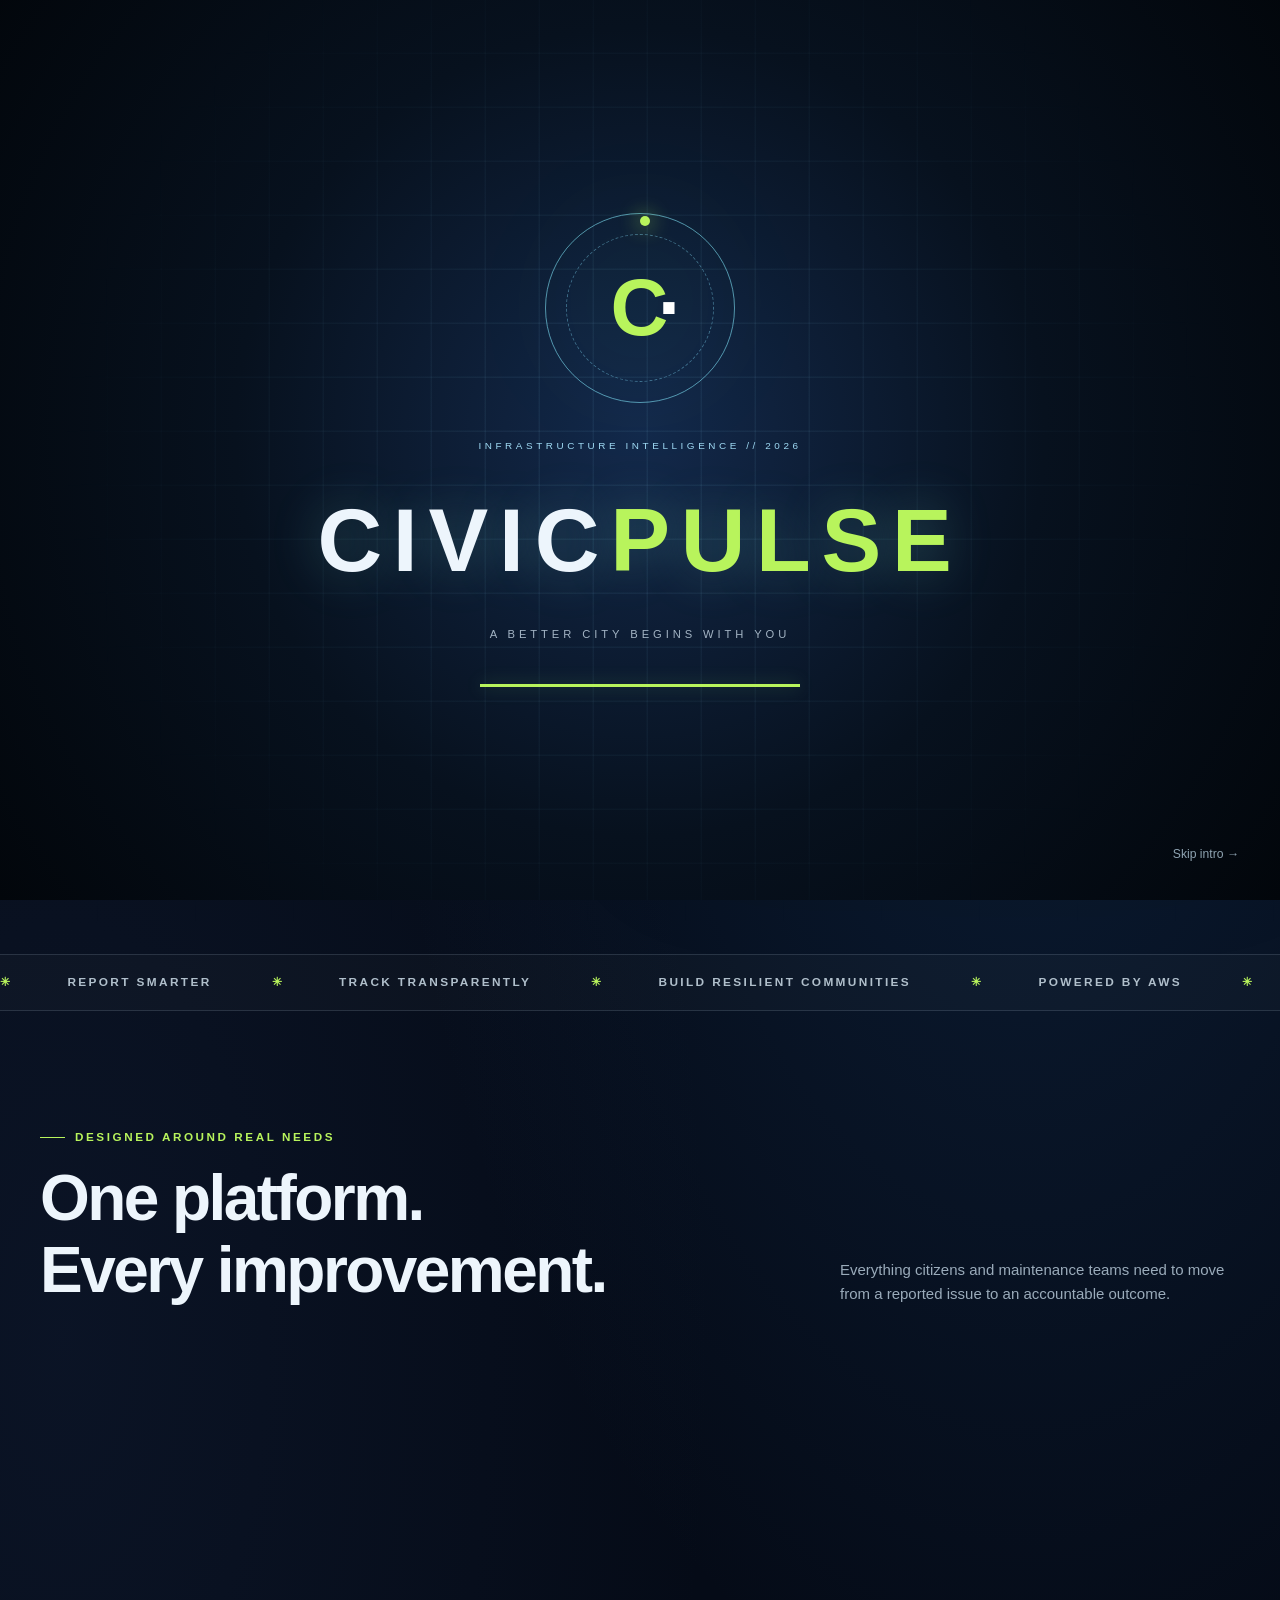
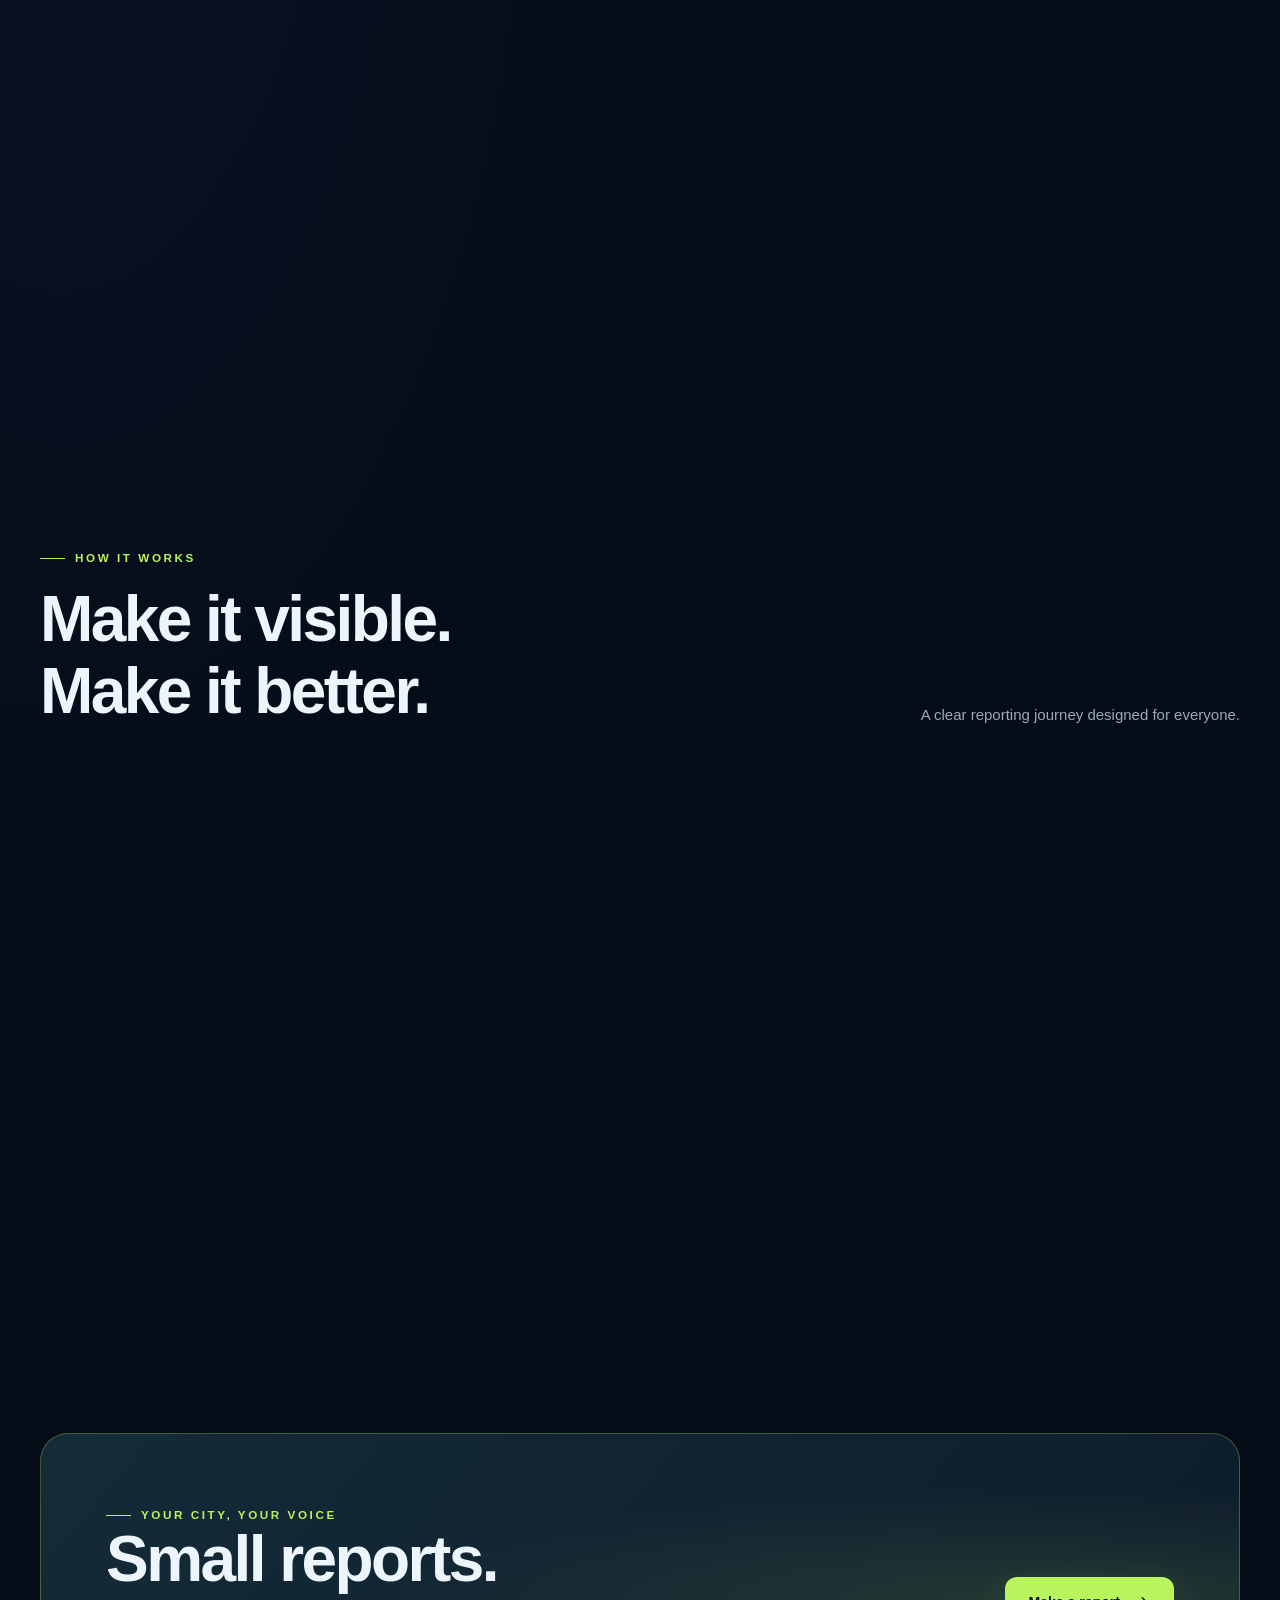
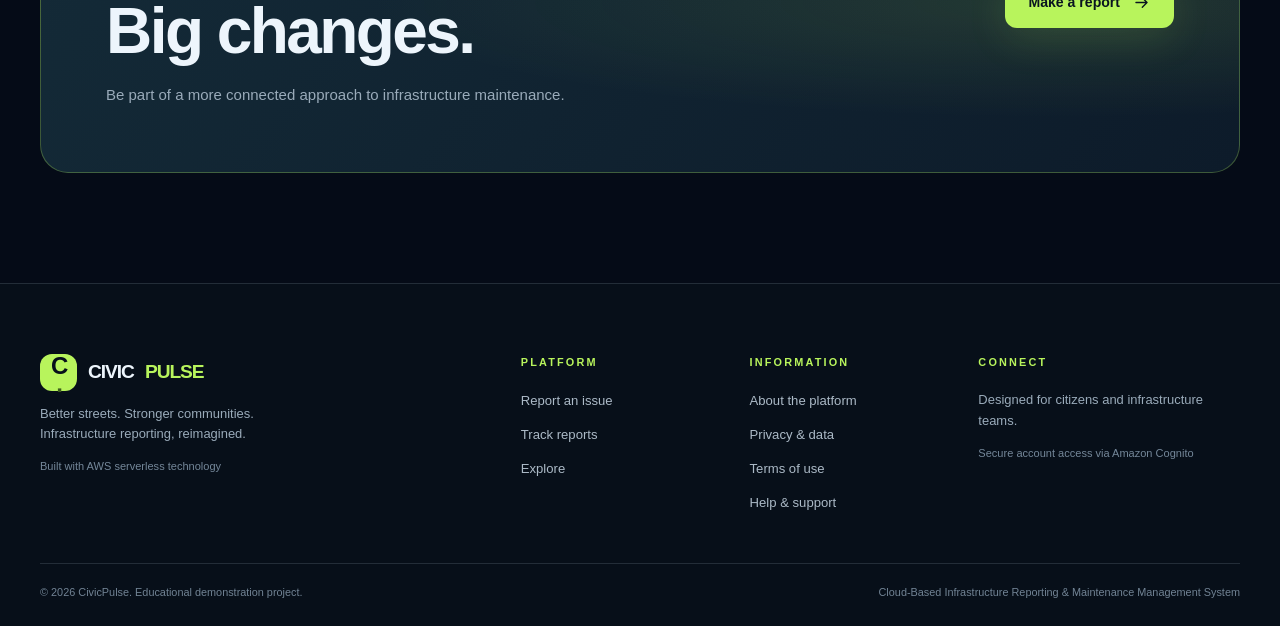
<file: website/index.html>
<!doctype html>
<html lang="en">
<head>
  <meta charset="UTF-8"><meta name="viewport" content="width=device-width, initial-scale=1.0">
  <meta name="theme-color" content="#08111d"><meta name="description" content="CivicPulse — a modern infrastructure reporting and maintenance platform. Report issues, track progress and build better neighbourhoods.">
  <meta http-equiv="Content-Security-Policy" content="default-src 'self'; script-src 'self'; style-src 'self'; img-src 'self' data: blob: https:; connect-src 'self' https://*.amazonaws.com https://*.amazonaws.com.cn; font-src 'self' data:; object-src 'none'; base-uri 'self'; form-action 'self'">
  <title>CivicPulse — Make your city better</title>
  <link rel="manifest" href="manifest.webmanifest">
  <link rel="icon" href="assets/favicon.svg" type="image/svg+xml">
  <link rel="stylesheet" href="assets/css/styles.css">
  <script src="assets/js/config.js" defer></script>
  <script src="assets/js/icons.js" defer></script>
  <script src="assets/js/auth.js" defer></script>
  <script src="assets/js/api.js" defer></script>
  <script src="assets/js/utils.js" defer></script>
  <script src="assets/js/content.js" defer></script>
  <script src="assets/js/sections.js" defer></script>
  <script src="assets/js/auth-ui.js" defer></script>
  <script src="assets/js/reports-ui.js" defer></script>
  <script src="assets/js/motion.js" defer></script>
  <script src="assets/js/cinematic.js" defer></script>
  <script src="assets/js/app.js" defer></script>
</head>
<body>
  <a class="skip-link" href="#main">Skip to content</a>
  <div id="intro" class="intro" aria-label="Loading CivicPulse">
    <div class="intro-core"><div class="intro-orbit"></div><div class="intro-mark">C<span>·</span></div></div>
    <div class="intro-kicker">INFRASTRUCTURE INTELLIGENCE // 2026</div><div class="intro-word">CIVIC<span>PULSE</span></div><div class="intro-sub">A BETTER CITY BEGINS WITH YOU</div>
    <div class="intro-progress"><span></span></div><button class="intro-skip" id="skipIntro">Skip intro →</button>
  </div>
  <div class="ambient-orbs" aria-hidden="true"><span></span><span></span><span></span></div><div class="noise" aria-hidden="true"></div><div class="cursor-glow" id="cursorGlow" aria-hidden="true"></div>
  <header class="site-header" id="header"><div class="header-inner">
    <a href="#home" class="brand" data-nav="home" aria-label="CivicPulse home"><span class="brand-mark">C<span>·</span></span><span>CIVIC<span class="brand-accent">PULSE</span></span></a>
    <nav class="desktop-nav" aria-label="Main navigation"><a href="#home" data-nav="home">Home</a><a href="#explore" data-nav="explore">Explore</a><a href="#report" data-nav="report">Report an issue</a><a href="#dashboard" data-nav="dashboard">My dashboard</a><a href="#about" data-nav="about">About</a><a href="#staff" data-nav="staff" hidden>Staff</a></nav>
    <div class="header-actions"><span class="live-pill"><i></i> SYSTEM LIVE</span><button class="btn btn-ghost btn-sm" id="loginBtn">Sign in</button><button class="btn btn-primary btn-sm" id="joinBtn">Get started <span>↗</span></button><button class="icon-btn mobile-menu-btn" id="menuBtn" aria-label="Toggle menu" aria-expanded="false"><span data-icon="menu"></span></button></div>
  </div><nav class="mobile-nav" id="mobileNav" aria-label="Mobile navigation"><a href="#home" data-nav="home">Home</a><a href="#explore" data-nav="explore">Explore</a><a href="#report" data-nav="report">Report an issue</a><a href="#dashboard" data-nav="dashboard">My dashboard</a><a href="#staff" data-nav="staff" hidden>Staff workspace</a><a href="#about" data-nav="about">About</a><a href="#staff" data-nav="staff" hidden>Staff</a></nav></header>
  <main id="main" tabindex="-1"><div id="view"></div></main>
  <footer class="footer"><div class="container footer-grid"><div><a href="#home" class="brand footer-brand" data-nav="home"><span class="brand-mark">C<span>·</span></span> CIVIC<span class="brand-accent">PULSE</span></a><p>Better streets. Stronger communities.<br>Infrastructure reporting, reimagined.</p><span class="footer-tag">Built with AWS serverless technology</span></div><div><strong>PLATFORM</strong><a href="#report">Report an issue</a><a href="#dashboard">Track reports</a><a href="#explore">Explore</a></div><div><strong>INFORMATION</strong><a href="#about">About the platform</a><a href="#privacy">Privacy & data</a><a href="#terms">Terms of use</a><a href="#help">Help & support</a></div><div><strong>CONNECT</strong><p>Designed for citizens and infrastructure teams.</p><span class="footer-tag">Secure account access via Amazon Cognito</span></div></div><div class="container footer-bottom"><span>© <span id="year"></span> CivicPulse. Educational demonstration project.</span><span>Cloud-Based Infrastructure Reporting & Maintenance Management System</span></div></footer>
  <div id="modalRoot"></div><div id="toastRoot" class="toast-root" role="status" aria-live="polite"></div>
</body></html>
</file>
<file: website/assets/css/styles.css>
:root{--bg:#08111d;--bg2:#0e1b2a;--surface:#122236;--surface2:#192b3f;--line:rgba(203,225,244,.14);--ink:#edf5fc;--muted:#9aabba;--lime:#b8f45c;--lime2:#dcffa2;--blue:#78baff;--red:#ff817a;--radius:20px;--ease:cubic-bezier(.22,1,.36,1)}*{box-sizing:border-box}html{scroll-behavior:smooth}body{margin:0;background:var(--bg);color:var(--ink);font:15px/1.6 'Segoe UI',Inter,Arial,sans-serif;overflow-x:hidden}body.modal-open{overflow:hidden}a{color:inherit;text-decoration:none}button,input,textarea,select{font:inherit}button{cursor:pointer}button:disabled{opacity:.55;cursor:not-allowed}::selection{background:var(--lime);color:#0a1820}:focus-visible{outline:2px solid var(--lime);outline-offset:4px}img{max-width:100%;display:block}h1,h2,h3,h4,p{margin:0}h1,h2,h3,h4{line-height:1.12;letter-spacing:-.04em}h1{font-size:clamp(3.6rem,8.5vw,8.6rem);font-weight:780}h2{font-size:clamp(2.3rem,5vw,4.7rem)}h3{font-size:1.28rem}p{color:var(--muted)}.container{width:min(1200px,calc(100% - 48px));margin:auto}.skip-link{position:absolute;top:-80px;left:16px;background:var(--lime);color:#08111d;padding:10px;z-index:9999}.skip-link:focus{top:12px}.noise{position:fixed;inset:0;z-index:9;pointer-events:none;opacity:.08;background-image:url("data:image/svg+xml,%3Csvg viewBox='0 0 180 180' xmlns='http://www.w3.org/2000/svg'%3E%3Cfilter id='n'%3E%3CfeTurbulence type='fractalNoise' baseFrequency='.85' numOctaves='3' stitchTiles='stitch'/%3E%3C/filter%3E%3Crect width='100%25' height='100%25' filter='url(%23n)' opacity='.28'/%3E%3C/svg%3E")}.cursor-glow{position:fixed;width:520px;height:520px;border-radius:50%;background:radial-gradient(circle,rgba(173,244,89,.07),transparent 68%);pointer-events:none;z-index:0;transform:translate(-50%,-50%);transition:transform .13s linear}.site-header{position:sticky;top:0;z-index:20;background:rgba(8,17,29,.78);border-bottom:1px solid var(--line);backdrop-filter:blur(22px)}.header-inner{max-width:1340px;margin:auto;padding:0 34px;height:82px;display:flex;align-items:center;gap:32px}.brand{display:inline-flex;align-items:center;gap:11px;font-weight:900;letter-spacing:-.055em;font-size:1.2rem;white-space:nowrap}.brand-mark{display:inline-grid;place-items:center;width:37px;height:37px;background:var(--lime);color:#07101b;border-radius:12px;font-size:1.5rem;letter-spacing:-.1em;line-height:1}.brand-mark span{color:#3d5b1d}.brand-accent{color:var(--lime)}.desktop-nav{display:flex;gap:26px;margin:auto;font-size:.84rem;font-weight:600}.desktop-nav a{color:#a6b5c4;transition:color .2s}.desktop-nav a:hover,.desktop-nav a.active{color:var(--lime)}.header-actions{display:flex;align-items:center;gap:11px}.live-pill{white-space:nowrap;color:#b9c6d1;font-size:.66rem;letter-spacing:.14em;font-weight:800}.live-pill i{display:inline-block;width:7px;height:7px;background:var(--lime);border-radius:50%;box-shadow:0 0 14px var(--lime);margin-right:7px;animation:pulse 2s infinite}.btn{border:1px solid transparent;display:inline-flex;align-items:center;justify-content:center;gap:12px;min-height:51px;padding:13px 22px;border-radius:12px;font-size:.88rem;font-weight:800;transition:transform .3s var(--ease),background .3s,border-color .3s,box-shadow .3s;white-space:nowrap}.btn:hover:not(:disabled){transform:translateY(-3px)}.btn-primary{background:var(--lime);color:#091420;box-shadow:0 12px 40px rgba(184,244,92,.12)}.btn-primary:hover{background:#d2ff91;box-shadow:0 15px 45px rgba(184,244,92,.24)}.btn-ghost{color:var(--ink);background:rgba(255,255,255,.035);border-color:var(--line)}.btn-ghost:hover{border-color:rgba(184,244,92,.4)}.btn-sm{min-height:39px;padding:8px 14px;font-size:.77rem}.btn-danger{color:#ffb6b1;background:rgba(255,110,100,.1);border-color:rgba(255,110,100,.2)}.btn-block{width:100%}.icon-btn{background:transparent;border:1px solid var(--line);color:var(--ink);border-radius:11px;display:grid;place-items:center;width:40px;height:40px}.mobile-menu-btn,.mobile-nav{display:none}.hero{position:relative;min-height:750px;display:flex;align-items:center;overflow:hidden;padding:95px 0 115px}.hero:before{content:"";position:absolute;inset:0;background:radial-gradient(ellipse at 75% 42%,rgba(75,125,151,.2),transparent 45%),radial-gradient(ellipse at 60% 100%,rgba(164,239,90,.06),transparent 55%);pointer-events:none}.hero-grid{display:grid;grid-template-columns:1.06fr .94fr;align-items:center;gap:25px;position:relative;z-index:1}.eyebrow{display:inline-flex;align-items:center;gap:10px;color:var(--lime);font-size:.73rem;font-weight:800;letter-spacing:.18em;text-transform:uppercase}.eyebrow:before{content:"";height:1px;width:25px;background:var(--lime)}.hero h1{margin:28px 0 24px}.hero h1 .outline{color:transparent;-webkit-text-stroke:1px rgba(232,244,255,.66)}.hero h1 .accent{color:var(--lime)}.hero-desc{max-width:520px;font-size:1.06rem;line-height:1.85}.hero-actions{display:flex;gap:12px;margin-top:33px;flex-wrap:wrap}.hero-meta{display:flex;gap:32px;margin-top:60px;flex-wrap:wrap}.hero-meta>div{border-left:1px solid rgba(184,244,92,.45);padding-left:15px}.hero-meta strong{display:block;font-size:1.15rem}.hero-meta span{font-size:.7rem;color:var(--muted);letter-spacing:.07em}.city-scene{height:560px;position:relative;perspective:1100px;isolation:isolate}.scene-halo{position:absolute;inset:11% 4%;border-radius:50%;background:radial-gradient(circle,rgba(176,240,102,.2),rgba(65,120,152,.11) 35%,transparent 70%);filter:blur(28px);animation:breathe 7s ease-in-out infinite}.city-platform{position:absolute;width:75%;height:45%;left:12%;top:48%;transform:rotateX(64deg) rotateZ(-32deg);border:1px solid rgba(184,244,92,.5);background:repeating-linear-gradient(0deg,transparent 0 35px,rgba(176,245,93,.09) 36px 37px),repeating-linear-gradient(90deg,transparent 0 35px,rgba(176,245,93,.09) 36px 37px),linear-gradient(145deg,rgba(45,85,96,.48),rgba(6,20,29,.5));box-shadow:0 0 90px rgba(184,244,92,.1),0 30px 90px rgba(0,0,0,.6);border-radius:24px}.building{position:absolute;bottom:27%;width:18%;transform-style:preserve-3d;background:linear-gradient(145deg,#345b6d,#112638);border:1px solid rgba(171,237,213,.27);border-radius:5px 5px 2px 2px;box-shadow:12px 15px 20px rgba(0,0,0,.32),inset -16px 0 25px rgba(0,0,0,.2);animation:float 8s ease-in-out infinite}.building:before{content:"";position:absolute;inset:12px;background:repeating-linear-gradient(0deg,transparent 0 22px,rgba(185,245,125,.4) 23px 25px,transparent 26px 35px),repeating-linear-gradient(90deg,transparent 0 20px,rgba(160,220,226,.25) 21px 23px,transparent 24px 33px);opacity:.7}.building:after{content:"";position:absolute;top:-16px;left:-1px;right:-1px;height:16px;transform:skewX(-40deg);transform-origin:bottom;background:#477f86;border:1px solid rgba(190,245,180,.25)}.b1{left:25%;height:37%;bottom:31%;animation-delay:-1s}.b2{left:45%;height:53%;bottom:28%;width:20%;animation-delay:-3s}.b3{left:67%;height:30%;bottom:31%;animation-delay:-5s}.b4{left:9%;height:24%;bottom:26%;animation-delay:-2s}.scene-pin{position:absolute;top:15%;right:14%;padding:13px 17px;background:rgba(12,29,42,.87);border:1px solid rgba(184,244,92,.4);border-radius:13px;box-shadow:0 20px 45px rgba(0,0,0,.3);backdrop-filter:blur(10px);animation:float 6s ease-in-out infinite}.scene-pin strong{display:block;color:var(--lime);font-size:.8rem}.scene-pin span{font-size:.67rem;color:var(--muted)}.scene-dot{position:absolute;width:13px;height:13px;background:var(--lime);border-radius:50%;box-shadow:0 0 0 10px rgba(184,244,92,.1),0 0 30px var(--lime);left:63%;top:56%;animation:pulse 2.2s infinite}.scene-label{position:absolute;bottom:14%;right:2%;color:#b7c7d0;letter-spacing:.22em;font-size:.64rem}.ticker{border-block:1px solid var(--line);background:rgba(255,255,255,.018);overflow:hidden}.ticker-track{display:flex;width:max-content;gap:60px;white-space:nowrap;padding:18px 0;animation:marquee 27s linear infinite}.ticker-track span{color:#b0bfcb;font-size:.74rem;font-weight:800;letter-spacing:.2em}.ticker-track b{color:var(--lime);margin-right:55px}.section{padding:110px 0}.section-heading{display:flex;justify-content:space-between;align-items:end;gap:30px;margin-bottom:43px}.section-heading h2{margin-top:16px}.section-heading p{max-width:400px}.feature-grid{display:grid;grid-template-columns:repeat(3,1fr);gap:17px}.glass-card{position:relative;overflow:hidden;border:1px solid var(--line);background:linear-gradient(145deg,rgba(28,48,64,.8),rgba(13,26,41,.8));border-radius:var(--radius);padding:29px;transition:transform .45s var(--ease),border-color .3s,box-shadow .3s;transform-style:preserve-3d}.glass-card:hover{border-color:rgba(184,244,92,.4);box-shadow:0 20px 50px rgba(0,0,0,.2)}.feature-card{min-height:275px}.feature-card .card-icon{margin-bottom:35px}.card-icon{width:53px;height:53px;display:grid;place-items:center;border-radius:16px;background:rgba(184,244,92,.09);color:var(--lime);border:1px solid rgba(184,244,92,.17)}.feature-card h3{margin-bottom:12px}.feature-card p{font-size:.88rem;line-height:1.75}.feature-num{position:absolute;right:23px;top:21px;color:rgba(255,255,255,.18);font-size:.73rem;font-weight:800}.process{background:#0c1725;border-block:1px solid var(--line)}.steps{display:grid;grid-template-columns:repeat(3,1fr);gap:22px}.step{position:relative;padding:30px 0}.step-num{font-size:4.2rem;color:rgba(184,244,92,.18);font-weight:900;line-height:1;margin-bottom:24px}.step h3{margin-bottom:12px}.step p{max-width:300px}.step:not(:last-child):after{content:'→';position:absolute;right:15px;top:56px;color:var(--lime);font-size:2rem}.cta-panel{border:1px solid rgba(184,244,92,.28);background:radial-gradient(ellipse at 85% 50%,rgba(184,244,92,.12),transparent 48%),linear-gradient(130deg,#142b38,#0d1b2a);border-radius:28px;padding:65px;display:flex;align-items:center;justify-content:space-between;gap:25px}.cta-panel h2{max-width:630px}.cta-panel p{margin-top:15px}.footer{background:#070f19;border-top:1px solid var(--line);padding:70px 0 25px}.footer-grid{display:grid;grid-template-columns:2.3fr 1fr 1fr 1.35fr;gap:35px}.footer-grid>div{display:flex;flex-direction:column;align-items:flex-start;gap:13px}.footer-grid strong{font-size:.68rem;letter-spacing:.2em;color:var(--lime);margin-bottom:6px}.footer-grid a:not(.brand){font-size:.82rem;color:#acbac7}.footer-grid a:hover{color:var(--lime)}.footer-grid p{font-size:.81rem;max-width:290px}.footer-tag{color:#748799;font-size:.69rem}.footer-bottom{border-top:1px solid var(--line);margin-top:50px;padding-top:20px;display:flex;justify-content:space-between;gap:15px;color:#718394;font-size:.68rem}.page-hero{padding:90px 0 45px;background:radial-gradient(ellipse at 65% 20%,rgba(184,244,92,.07),transparent 45%)}.page-hero h1{font-size:clamp(2.8rem,6vw,5.5rem);margin:17px 0}.page-hero p{max-width:680px;font-size:1rem}.page-content{padding:20px 0 110px;min-height:420px}.page-header-row{display:flex;justify-content:space-between;align-items:center;gap:20px;flex-wrap:wrap}.toolbar{display:flex;gap:10px;align-items:center;flex-wrap:wrap;margin:25px 0}.input,.select,.textarea{width:100%;background:#0c1a29;border:1px solid #304051;border-radius:12px;color:var(--ink);outline:none;padding:14px 15px;transition:border-color .2s,box-shadow .2s}.input:focus,.select:focus,.textarea:focus{border-color:var(--lime);box-shadow:0 0 0 3px rgba(184,244,92,.1)}.input::placeholder,.textarea::placeholder{color:#718496}.select{appearance:none;background-image:linear-gradient(45deg,transparent 50%,#8da0ac 50%),linear-gradient(135deg,#8da0ac 50%,transparent 50%);background-position:calc(100% - 19px) 50%,calc(100% - 14px) 50%;background-size:5px 5px;background-repeat:no-repeat;padding-right:35px}.textarea{resize:vertical;min-height:120px}.field{display:flex;flex-direction:column;gap:8px;margin-bottom:18px}.field label,.field>span{font-size:.8rem;color:#c7d4df;font-weight:700}.field small{color:#7d90a0}.field .required{color:var(--lime)}.form-grid{display:grid;grid-template-columns:1fr 1fr;gap:0 18px}.form-shell{display:grid;grid-template-columns:1fr .42fr;gap:22px;align-items:start}.panel{background:linear-gradient(155deg,#152639,#101d2b);border:1px solid var(--line);border-radius:20px;padding:28px}.panel h3{margin-bottom:23px}.panel-note{position:sticky;top:104px}.hint-list{list-style:none;padding:0;margin:0;display:grid;gap:18px}.hint-list li{display:flex;gap:12px;color:#b3c3d0;font-size:.84rem}.hint-list svg{color:var(--lime);flex:none}.checkbox-row{display:flex;gap:10px;align-items:flex-start;color:#b9c8d3;font-size:.82rem;margin:12px 0}.checkbox-row input{accent-color:var(--lime);width:17px;height:17px;flex:none;margin-top:3px}.dropzone{border:1.5px dashed #536e76;background:rgba(184,244,92,.025);padding:26px;text-align:center;border-radius:14px;cursor:pointer;transition:background .2s,border-color .2s}.dropzone:hover{border-color:var(--lime);background:rgba(184,244,92,.07)}.dropzone svg{color:var(--lime)}.dropzone input{position:absolute;opacity:0;width:1px;height:1px}.preview-list{display:flex;gap:10px;flex-wrap:wrap;margin-top:12px}.preview-list img{width:95px;height:80px;object-fit:cover;border-radius:9px;border:1px solid var(--line)}.mini-label{font-size:.7rem;letter-spacing:.16em;color:var(--lime);font-weight:800;text-transform:uppercase}.metric-grid{display:grid;grid-template-columns:repeat(4,1fr);gap:14px;margin-bottom:28px}.metric{padding:23px;border:1px solid var(--line);border-radius:16px;background:#132337}.metric span{color:var(--muted);font-size:.76rem}.metric strong{display:block;font-size:2.3rem;line-height:1.4;letter-spacing:-.05em}.metric svg{color:var(--lime)}.report-list{display:grid;gap:12px}.report-card{padding:23px;display:grid;grid-template-columns:56px 1fr auto;align-items:center;gap:20px;background:linear-gradient(130deg,#152537,#0e1c2b);border:1px solid var(--line);border-radius:16px;transition:border-color .2s,transform .2s}.report-card:hover{border-color:rgba(184,244,92,.35);transform:translateY(-2px)}.report-icon{display:grid;place-items:center;width:54px;height:54px;border-radius:15px;background:#20374a;color:var(--lime)}.report-card h3{font-size:1.02rem;margin-bottom:7px}.report-meta{display:flex;gap:15px;flex-wrap:wrap;font-size:.73rem;color:#879cab}.report-meta span{display:inline-flex;align-items:center;gap:5px}.report-side{text-align:right;display:flex;align-items:flex-end;flex-direction:column;gap:13px}.badge{display:inline-flex;align-items:center;padding:5px 10px;border-radius:50px;font-size:.68rem;font-weight:800;letter-spacing:.04em;background:rgba(132,190,255,.12);color:#b1d4ff;border:1px solid rgba(132,190,255,.16)}.badge.resolved{background:rgba(184,244,92,.1);color:var(--lime)}.badge.rejected{background:rgba(255,130,130,.1);color:#ffaaa3}.badge.progress{background:rgba(255,203,119,.1);color:#ffd093}.muted{color:var(--muted)}.empty{text-align:center;border:1px dashed var(--line);padding:60px 20px;border-radius:18px}.empty .card-icon{margin:0 auto 20px}.empty h3{margin-bottom:8px}.empty .btn{margin-top:23px}.detail-grid{display:grid;grid-template-columns:1.3fr .7fr;gap:20px}.detail-section{margin-bottom:24px}.detail-section h4{margin-bottom:10px;color:#d8e5ee;font-size:.82rem;text-transform:uppercase;letter-spacing:.08em}.detail-section p{white-space:pre-wrap;overflow-wrap:anywhere}.detail-row{display:grid;grid-template-columns:135px 1fr;gap:10px;margin-bottom:12px;font-size:.85rem}.detail-row span:first-child{color:#91a3b2}.detail-row strong{font-weight:650;overflow-wrap:anywhere}.timeline{border-left:1px solid rgba(184,244,92,.3);padding-left:20px;margin-left:7px}.timeline-item{position:relative;margin-bottom:23px}.timeline-item:before{content:"";position:absolute;left:-26px;top:6px;width:10px;height:10px;background:var(--lime);border:3px solid #142436;border-radius:50%}.timeline-item strong{font-size:.83rem}.timeline-item p{font-size:.77rem}.gallery{display:flex;gap:10px;flex-wrap:wrap}.gallery a img{width:155px;height:120px;object-fit:cover;border-radius:12px;border:1px solid var(--line)}.prose{max-width:850px}.prose h2{font-size:1.8rem;margin:34px 0 14px}.prose h3{margin:25px 0 10px}.prose p,.prose li{line-height:1.9;color:#b0c1cf;margin-bottom:14px}.prose ul{padding-left:24px}.notice{padding:14px 17px;border-radius:12px;background:rgba(184,244,92,.06);border:1px solid rgba(184,244,92,.17);color:#cfe2c1;font-size:.85rem;margin:20px 0}.notice.warning{background:rgba(255,190,95,.07);border-color:rgba(255,190,95,.2);color:#ffd9a1}.modal-overlay{position:fixed;inset:0;z-index:50;background:rgba(2,8,15,.83);backdrop-filter:blur(14px);display:grid;place-items:center;padding:20px;overflow-y:auto}.modal{position:relative;width:min(480px,100%);max-height:calc(100vh - 40px);overflow-y:auto;background:linear-gradient(155deg,#1a2d40,#0e1b29);border:1px solid #405363;border-radius:24px;padding:35px;box-shadow:0 40px 120px rgba(0,0,0,.6);animation:pop .35s var(--ease)}.modal-close{position:absolute;top:16px;right:16px}.modal h2{font-size:2rem;margin:17px 0 10px}.modal>p{font-size:.85rem;margin-bottom:25px}.modal-links{display:flex;justify-content:space-between;gap:15px;margin-top:20px;flex-wrap:wrap}.text-btn{background:none;border:0;color:var(--lime);font-weight:700;font-size:.8rem;padding:0}.toast-root{position:fixed;right:20px;bottom:20px;z-index:90;display:grid;gap:10px;max-width:min(390px,calc(100% - 40px))}.toast{background:#1b3141;border:1px solid rgba(184,244,92,.25);box-shadow:0 15px 40px #0006;padding:15px 18px;border-radius:12px;color:#e4f3f5;font-size:.83rem;animation:pop .3s var(--ease)}.toast.error{border-color:rgba(255,120,110,.5)}.intro{position:fixed;inset:0;z-index:100;background:#07111d;display:flex;flex-direction:column;align-items:center;justify-content:center;transition:opacity .7s,visibility .7s}.intro.done{opacity:0;visibility:hidden;pointer-events:none}.intro-core{width:130px;height:130px;display:grid;place-items:center;position:relative}.intro-orbit{position:absolute;inset:0;border:1px solid rgba(184,244,92,.3);border-radius:50%;animation:spin 2.3s linear infinite}.intro-orbit:before{content:"";position:absolute;top:2px;left:50%;width:10px;height:10px;border-radius:50%;background:var(--lime);box-shadow:0 0 20px var(--lime)}.intro-mark{font-size:5rem;color:var(--lime);font-weight:900;letter-spacing:-.13em}.intro-mark span{color:#fff}.intro-word{font-size:clamp(2rem,6vw,4rem);font-weight:900;letter-spacing:.11em;animation:rise .8s var(--ease) both}.intro-word span{color:var(--lime)}.intro-sub{color:#a3b4c4;letter-spacing:.35em;font-size:.61rem;margin:13px 0 40px;text-align:center}.intro-progress{width:190px;height:2px;background:#263846;overflow:hidden}.intro-progress span{display:block;width:100%;height:100%;background:var(--lime);transform-origin:left;animation:load 2.2s ease-in-out both}.intro-skip{position:absolute;bottom:35px;right:35px;background:none;color:#8fa4b2;border:0;font-size:.76rem}.reveal{opacity:0;transform:translateY(25px);transition:opacity .7s var(--ease),transform .7s var(--ease)}.reveal.visible{opacity:1;transform:translateY(0)}.loading{opacity:.7;pointer-events:none}.spinner{display:inline-block;width:16px;height:16px;border:2px solid currentColor;border-right-color:transparent;border-radius:50%;animation:spin .7s linear infinite}.map-link{display:inline-flex;align-items:center;gap:5px;color:var(--lime);font-size:.79rem}.mini-stat{padding:18px;border:1px solid var(--line);border-radius:13px;background:rgba(255,255,255,.025);margin-top:12px}.mini-stat strong{display:block;font-size:1.35rem}.mini-stat span{color:var(--muted);font-size:.74rem}@keyframes float{0%,100%{transform:translateY(0)}50%{transform:translateY(-12px)}}@keyframes pulse{50%{opacity:.45;box-shadow:0 0 3px var(--lime)}}@keyframes breathe{50%{transform:scale(1.14);opacity:.6}}@keyframes spin{to{transform:rotate(360deg)}}@keyframes rise{from{opacity:0;transform:translateY(25px)}to{opacity:1;transform:translateY(0)}}@keyframes pop{from{opacity:0;transform:translateY(15px) scale(.97)}to{opacity:1;transform:translateY(0) scale(1)}}@keyframes load{from{transform:scaleX(0)}to{transform:scaleX(1)}}@keyframes marquee{to{transform:translateX(-50%)}}@media(max-width:1100px){.desktop-nav{gap:13px}.live-pill{display:none}.header-inner{gap:15px}.hero{min-height:690px}.hero-grid{grid-template-columns:1fr 1fr}.city-scene{height:450px}.footer-grid{grid-template-columns:2fr 1fr 1fr}.footer-grid>div:last-child{display:none}}@media(max-width:830px){.desktop-nav,.header-actions>.btn,.live-pill{display:none}.header-inner{height:70px;padding:0 22px}.header-actions{margin-left:auto}.mobile-menu-btn{display:grid}.mobile-nav{display:none;flex-direction:column;padding:18px 24px;gap:16px;border-top:1px solid var(--line)}.mobile-nav.open{display:flex}.mobile-nav a{font-weight:700}.hero-grid{grid-template-columns:1fr}.hero{padding:70px 0 50px}.hero h1{font-size:clamp(3.5rem,12vw,6rem)}.city-scene{height:380px}.feature-grid,.steps{grid-template-columns:1fr 1fr}.form-shell,.detail-grid{grid-template-columns:1fr}.panel-note{position:static}.metric-grid{grid-template-columns:1fr 1fr}.footer-grid{grid-template-columns:2fr 1fr}.footer-grid>div:nth-child(3){display:none}.cta-panel{padding:40px;display:block}.cta-panel .btn{margin-top:25px}}@media(max-width:570px){.container{width:min(100% - 32px,1200px)}.hero{padding:55px 0 35px}.hero h1{font-size:clamp(3.2rem,14vw,4.7rem)}.hero-meta{gap:20px;margin-top:35px}.city-scene{height:310px}.section{padding:70px 0}.section-heading{display:block}.section-heading p{margin-top:18px}.feature-grid,.steps,.form-grid{grid-template-columns:1fr}.step:not(:last-child):after{display:none}.feature-card{min-height:220px}.footer-grid{grid-template-columns:1fr 1fr}.footer-grid>div:first-child{grid-column:1/-1}.footer-bottom{display:block}.footer-bottom span{display:block;margin-top:8px}.page-hero{padding:65px 0 35px}.page-content{padding-bottom:75px}.panel{padding:20px}.report-card{grid-template-columns:43px 1fr;gap:12px;padding:17px}.report-icon{width:43px;height:43px}.report-side{grid-column:2;flex-direction:row;justify-content:space-between;align-items:center}.metric-grid{gap:9px}.metric{padding:15px}.metric strong{font-size:1.9rem}.modal{padding:28px 20px}.detail-row{grid-template-columns:100px 1fr}.cta-panel{padding:30px}.intro-sub{letter-spacing:.13em}}@media(prefers-reduced-motion:reduce){*,*:before,*:after{animation-duration:.01ms!important;animation-iteration-count:1!important;transition-duration:.01ms!important;scroll-behavior:auto!important}.reveal{opacity:1;transform:none}.intro{display:none}}
/* Progressive enhancements for authentication, accessible details, and motion */
.auth-form{margin-top:24px}.auth-fields{grid-template-columns:1fr}.auth-fields .field{margin:0}.auth-fields input{width:100%}.auth-form .btn{margin-top:18px}.auth-form .notice{margin:12px 0}.auth-form .notice[hidden]{display:none}.modal-links{flex-wrap:wrap;gap:18px;margin-top:20px}.checkbox-row a{color:var(--lime);text-decoration:underline}.faq{border-bottom:1px solid var(--line);padding:20px 0}.faq summary{font-weight:700;cursor:pointer}.faq p{margin-top:12px}.toast.error{border-color:rgba(255,129,122,.65)}.notice.error{color:#ffd1cd}.detail-section{margin-top:30px}.gallery{display:grid;grid-template-columns:repeat(auto-fit,minmax(140px,1fr));gap:12px;margin-top:18px}.gallery img{width:100%;height:165px;object-fit:cover;border-radius:12px;border:1px solid var(--line)}.toolbar>div{display:flex;gap:8px;align-items:center;flex-wrap:wrap}.toolbar select{width:auto;min-width:155px}.report-meta svg{vertical-align:middle}.panel-note ul{padding-left:20px}.field input[type=hidden]{display:none}.field .btn{width:max-content}.report-card .text-btn{display:inline-block;margin-top:9px}.modal .field{width:100%}.modal .field input{max-width:100%}.modal .modal-close{z-index:2}.mobile-nav [hidden]{display:none!important}@media(max-width:620px){.toolbar{align-items:flex-start;flex-direction:column}.toolbar>div{width:100%}.toolbar select{flex:1}.modal{max-height:90dvh;overflow:auto}.gallery{grid-template-columns:repeat(2,1fr)}}

/* CINEMATIC EDITION — progressive, reduced-motion aware */
:root{--cinema-blue:#4bd6ff;--cinema-glow:rgba(60,197,255,.22)}
body{background-color:#050b17;background-image:radial-gradient(ellipse 68% 45% at 80% 12%,rgba(35,91,155,.24),transparent 75%),radial-gradient(ellipse 65% 45% at 5% 35%,rgba(41,65,113,.16),transparent 78%)}
.ambient-orbs{position:fixed;inset:0;pointer-events:none;overflow:hidden;z-index:0;opacity:.52}.ambient-orbs span{position:absolute;width:38vw;height:38vw;min-width:380px;min-height:380px;filter:blur(100px);border-radius:50%;background:radial-gradient(circle,rgba(30,171,247,.18),transparent 68%);animation:ambient-drift 18s ease-in-out infinite alternate}.ambient-orbs span:nth-child(1){top:-20%;left:5%}.ambient-orbs span:nth-child(2){bottom:-35%;right:-5%;animation-delay:-8s;background:radial-gradient(circle,rgba(145,245,132,.12),transparent 68%)}.ambient-orbs span:nth-child(3){top:24%;left:55%;animation-delay:-13s;animation-duration:23s}
@keyframes ambient-drift{0%{transform:translate3d(-12%,0,0) scale(.8)}50%{transform:translate3d(15%,9%,0) scale(1.2)}100%{transform:translate3d(-5%,21%,0) scale(.96)}}
.hero{position:relative;overflow:hidden}.hero:before{content:"";position:absolute;inset:0;pointer-events:none;background:repeating-linear-gradient(90deg,transparent 0 96px,rgba(106,158,193,.025) 97px 98px),repeating-linear-gradient(0deg,transparent 0 96px,rgba(106,158,193,.018) 97px 98px);mask-image:linear-gradient(to bottom,transparent,#000 55%,transparent)}
.hero h1{letter-spacing:-.08em;line-height:.99;text-shadow:0 0 75px rgba(100,200,255,.11)}.hero .accent{background:linear-gradient(100deg,#d4ff88 5%,#85f5df 55%,#65bafa 100%);-webkit-background-clip:text;background-clip:text;color:transparent;background-size:220% 100%;animation:gradient-flow 7s ease infinite alternate}.eyebrow{letter-spacing:.22em}.hero-desc{max-width:540px}.hero-actions .btn{position:relative;overflow:hidden;isolation:isolate}.hero-actions .btn:before{content:"";position:absolute;inset:-3px;z-index:-1;background:linear-gradient(100deg,transparent,rgba(255,255,255,.15),transparent);transform:translateX(-140%);transition:transform .65s}.hero-actions .btn:hover:before{transform:translateX(140%)}@keyframes gradient-flow{to{background-position:100% 0}}
.city-scene{border:1px solid rgba(139,233,250,.19);border-radius:32px;overflow:hidden;background:radial-gradient(ellipse at 52% 44%,rgba(44,121,174,.18),rgba(5,18,36,.86) 75%);box-shadow:inset 0 0 120px rgba(5,10,23,.88),0 30px 130px rgba(0,0,0,.38),0 0 55px rgba(79,188,255,.08);transform-style:preserve-3d;transition:transform .3s ease-out,box-shadow .4s;will-change:transform}.city-scene:hover{box-shadow:inset 0 0 110px rgba(5,10,23,.82),0 32px 140px rgba(0,0,0,.45),0 0 80px rgba(79,188,255,.18)}
.city-canvas{position:absolute;inset:0;width:100%;height:100%;display:block;z-index:2;pointer-events:none}.city-scene .building,.city-scene .city-platform,.city-scene .scene-halo,.city-scene .scene-dot{display:none}.city-scene .scene-pin{z-index:5;position:absolute;left:7%;top:22%;right:auto;bottom:auto;max-width:210px;transform:translateZ(24px);backdrop-filter:blur(16px);background:rgba(9,28,47,.8);border-color:rgba(137,236,247,.25);animation:hud-float 5s ease-in-out infinite}.city-scene .scene-label{z-index:5;position:absolute;bottom:13%;right:7%;left:auto;letter-spacing:.15em;font-size:.62rem}.city-hud{position:absolute;z-index:4;color:rgba(191,241,250,.9);font-size:10px;letter-spacing:.2em;font-weight:800;display:flex;justify-content:space-between;align-items:center;left:6%;right:6%;pointer-events:none}.city-hud span{color:rgba(198,230,245,.5)}.city-hud-top{top:5%}.city-hud-bottom{bottom:5%}.hud-bars{display:inline-flex;gap:4px;align-items:end;height:20px}.hud-bars i{width:3px;height:50%;background:#a9f984;box-shadow:0 0 12px #9dfc75;animation:meter 1s ease-in-out infinite alternate}.hud-bars i:nth-child(2){animation-delay:.2s;height:90%}.hud-bars i:nth-child(3){animation-delay:.4s;height:55%}.hud-bars i:nth-child(4){animation-delay:.1s;height:75%}.hud-bars i:nth-child(5){animation-delay:.3s;height:40%}@keyframes meter{to{height:15%}}@keyframes hud-float{50%{transform:translateY(-12px) translateZ(24px)}}
.glass-card{transition:transform .35s cubic-bezier(.2,.8,.2,1),border-color .35s,box-shadow .35s;transform-style:preserve-3d}.glass-card:hover{border-color:rgba(135,240,241,.35);box-shadow:0 25px 90px rgba(0,0,0,.34),0 0 45px rgba(62,196,252,.09)}.feature-card{position:relative;overflow:hidden}.feature-card:before{content:"";position:absolute;inset:0;pointer-events:none;background:radial-gradient(380px circle at var(--pointer-x,50%) var(--pointer-y,50%),rgba(108,227,253,.14),transparent 55%);opacity:0;transition:opacity .2s}.feature-card:hover:before{opacity:1}.feature-card>*{position:relative;z-index:1}.card-icon{transition:transform .35s,filter .35s}.feature-card:hover .card-icon{transform:translateZ(34px) rotate(-8deg) scale(1.13);filter:drop-shadow(0 0 15px rgba(168,245,120,.38))}
.press-ripple{position:absolute;pointer-events:none;border-radius:50%;width:12px;height:12px;background:rgba(255,255,255,.52);transform:translate(-50%,-50%) scale(0);animation:press-wave .65s ease-out forwards;z-index:20}@keyframes press-wave{to{transform:translate(-50%,-50%) scale(22);opacity:0}}
.intro{background:radial-gradient(circle at 50% 48%,#13294b 0%,#07111e 51%,#02060b 100%)}.intro:before{content:"";position:absolute;inset:0;background:repeating-linear-gradient(transparent 0 52px,rgba(136,208,242,.07) 53px 54px),repeating-linear-gradient(90deg,transparent 0 52px,rgba(136,208,242,.07) 53px 54px);perspective:700px;mask-image:radial-gradient(circle,#000 15%,transparent 75%);animation:intro-rotate 8s linear infinite}.intro-core{width:190px;height:190px;filter:drop-shadow(0 0 65px rgba(101,247,199,.4));animation:intro-scale 2.3s cubic-bezier(.17,.67,.31,1) both}.intro-orbit{border:1px solid rgba(129,229,248,.6);animation:spin 2s linear infinite}.intro-orbit:after{content:"";position:absolute;inset:20px;border:1px dashed rgba(135,226,255,.4);border-radius:50%;animation:spin 4s linear infinite reverse}.intro-kicker{color:#9fdaf4;letter-spacing:.36em;font-size:.62rem;margin:35px 0 15px;animation:rise .7s .25s both}.intro-word{font-size:clamp(2.8rem,7vw,6rem);letter-spacing:.12em;text-shadow:0 0 50px rgba(134,242,222,.28)}.intro-sub{font-size:.7rem}.intro-progress{width:min(320px,72vw);height:3px;box-shadow:0 0 18px rgba(157,251,138,.3)}@keyframes intro-scale{from{opacity:0;transform:scale(.5) rotate(-25deg)}to{opacity:1;transform:scale(1) rotate(0deg)}}@keyframes intro-rotate{50%{transform:scale(1.1) rotate(4deg)}}
@media(max-width:700px){.city-hud{font-size:8px;letter-spacing:.09em}.city-scene .scene-pin{top:27%;left:4%;transform:scale(.83);transform-origin:top left}.intro-kicker{font-size:9px;letter-spacing:.12em}}
@media(prefers-reduced-motion:reduce){.ambient-orbs{display:none}.city-scene{transition:none;transform:none!important}.hud-bars i,.city-scene .scene-pin,.hero .accent{animation:none}.intro{display:none}}
</file>
